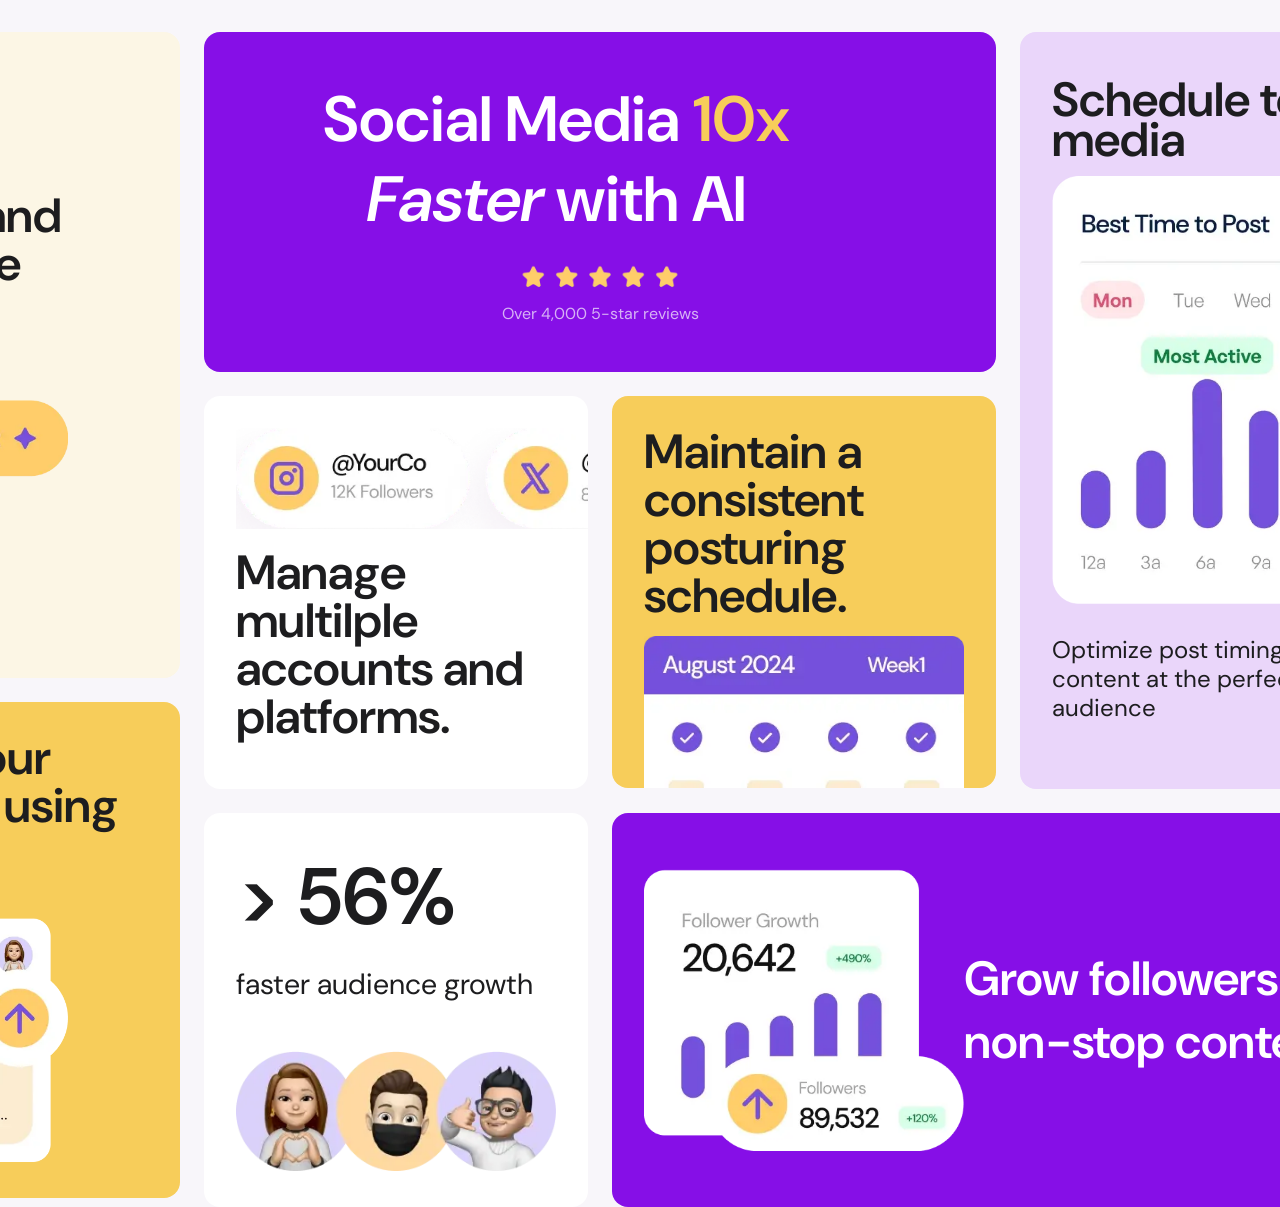
<file: index.html>
<!DOCTYPE html>
<html lang="en">
  <head>
    <title>bento grid practice</title>
    <link rel="preconnect" href="https://fonts.googleapis.com">
    <link rel="preconnect" href="https://fonts.gstatic.com" crossorigin>
    <link href="https://fonts.googleapis.com/css2?family=DM+Sans:ital,opsz,wght@0,9..40,100..1000;1,9..40,100..1000&display=swap" rel="stylesheet">

    <link rel="stylesheet" href="./css-files/bento.css">
    <link rel="stylesheet" href="./css-files/general.css">
    <link rel="stylesheet" href="./css-files/media-query.css">
  </head>

  <body>
    <main>
      <section>
        <div class="body_container">
          <div class="main_container">
            <div class="container_phase_1">
              <div class="first_section">
                <p class="first_text">Create and schedule content <span class="first_section_italic">quicker.</span></p>
                <img class="first_section_image" src="./image-asset/illustration-create-post.webp">
              </div>
    
              <div class="second_section">
                <p class="second_text">Write your content using AI.</p>
                <img class="second_section_image" src="./image-asset/illustration-ai-content.webp">
              </div>
    
            </div>
    
            <div class="break_point_main">
              <div class="break_point">
                <div class="container_phase_2">
                  <div class="third_section">
                    <p class="third_text">Social Media <span class="color_change">10x</span> <span class="third_section_italic">Faster</span> with AI</p>
                    <img class="third_section_image" src="./image-asset/illustration-five-stars.webp">
                    <p class="third_text_1">Over 4,000 5-star reviews</p>
                  </div>
        
                  <div class="category_1">
                    <div class="fourth_section">
                      <div class="fourth_position">
                        <img class="fourth_section_image" src="./image-asset/illustration-multiple-platforms.webp">
                      </div>
                      <p class="fourth_text">Manage multilple accounts and platforms.</p>
                    </div>
        
                    <div class="fifth_section">
                      <p class="fifth_text">Maintain a consistent posturing schedule.</p>
                      <img class="fifth_section_image" src="./image-asset/illustration-consistent-schedule.webp">
                    </div>
                  </div>
                </div>
              
              <div class="container_phase_3">
                  <p class="sixth_text">Schedule to social media</p>
                  <img class="sixth_section_image" src="./image-asset/illustration-schedule-posts.webp">
                  <p class="sixth_text_body">Optimize post timings to publish content at the perfect time for your audience</p>
                </div>
              </div>
    
              <div class="phase_4_category_1">
                <div class="seventh_section">
                  <p class="seventh_text">> 56%</p>
                  <p class="seventh_body_text">faster audience growth</p>
                  <img class="seventh_section_image" src="./image-asset/illustration-audience-growth.webp">
                </div>
        
                <div class="phase_4_category_2">
                  <img class="eight_section_image" src="./image-asset/illustration-grow-followers.webp">
                  <p class="eight_section_text">Grow followers with non-stop content.</p>
                </div>
              </div>
            </div>  
          </div>
        </div>
      </section>
    </main>
  </body>
</html>
</file>
<file: css-files/bento.css>
.main_container {
  display: flex;
  flex-direction: row;
}

.container_phase_1 {
  display:flex;
  flex-direction:column;
}


/* This is the first section of phase 1, this is divided into the amount of cards we have on the bento grid*/
.first_section {
  background-color: rgb(252, 246, 229);
  padding: 10rem 2rem 10rem 2rem;
  border-radius: 1rem;
  margin-right: 1.5rem;
  width: 20rem;
}

.first_section_image,
.second_section_image {
  width: 15rem;
}

.first_text,
.second_text {
  font-weight:600;
  font-size: 3rem;
  margin-bottom: 1rem;
  line-height: 3rem;
}

.first_section_italic {
  font-size: 3rem;
  font-style: italic;
  color: rgb(134, 15, 231);
}

/* This is the second section of phase 1, this is divided into the amount of cards we have on the bento grid*/

.second_section {
  background-color: rgb(247, 205, 90);
  padding: 2rem 2rem 2rem 2rem;
  border-radius: 1rem;
  margin-right: 1.5rem;
  margin-top: 1.5rem;
  width: 20rem;
}

.second_text {
  margin-bottom: 2.5rem;
}

 /*This will be the end of phase 1*/

.container_phase_2 {
  margin-right: 1.5rem;
}

.break_point_main {
  display: flex;
  flex-direction: column;
}

.break_point {
  display: flex;
  flex-direction: row;
}

/* This is the third section of phase 2, this is divided into the amount of cards we have on the bento grid*/
.third_section {
  background-color: rgb(134, 15, 231);
  padding: 3rem 2rem 3rem 2rem;
  border-radius: 1rem;
  text-align: center;
  justify-items: center;
  margin-bottom: 1.5rem;
  width: 45.5rem;
}

.third_section_image {
  width: 10rem;
  margin-top: 0.5rem;
}

.third_text {
  font-weight:600;
  font-size: 4rem;
  margin-bottom: 1rem;
  line-height: 5rem;
  color: white;
  width: 40rem;
}

.color_change {
  color: rgb(247, 205, 90);
}

.third_section_italic {
  font-style: italic;
}

.third_text_1 {
  color: rgb(215, 178, 245);
  margin-top: 0.5rem;
}

/* This is the fourth section of phase 2, this is divided into the amount of cards we have on the bento grid*/
.category_1 {
  display: flex;
  flex-direction: row;
}

.fourth_section {
  background-color: rgb(255, 255, 255);
  padding: 2rem 2rem 2rem 2rem;
  border-radius: 1rem;
  text-align: center;
  justify-content: center;
  margin-right: 1.5rem;
  width: 20rem;
  overflow: hidden;
}

.fourth_section_image {
  width: 30rem;
  align-items: right;
}

.fourth_text {
  font-weight:600;
  font-size: 3rem;
  margin-bottom: 1rem;
  line-height: 3rem;
  text-align: left;
  margin-top: 1rem;
  width: 20rem;
}

/* This is the fifth section of phase 2, this is divided into the amount of cards we have on the bento grid*/
.fifth_section {
  background-color: rgb(247, 205, 90);
  padding: 2rem 2rem 2rem 2rem;
  border-radius: 1rem;
  text-align: center;
  justify-content: center;
  height: 20.5rem;
  width: 20rem;
  overflow: hidden;
}

.fifth_text {
  font-weight:600;
  font-size: 3rem;
  margin-bottom: 1rem;
  line-height: 3rem;
  text-align: left;
  width: 15rem;
}

.fifth_section_image {
  width: 20rem;
}

/* This is the sixth section of phase 2, this is divided into the amount of cards we have on the bento grid*/
.container_phase_3 {
  display: flex;
  flex-direction: column;
  background-color: rgb(234, 214, 250);
  padding: 2rem 2rem 2rem 2rem;
  border-radius: 1rem;
  width: 25rem;
  overflow: clip;
}

.sixth_text {
  font-weight:600;
  font-size: 3rem;
  margin-bottom: 1rem;
  line-height: 2.5rem;
  text-align: left;
  margin-top: 1rem;
}

.sixth_section_image {
  width: 30rem;
}

.sixth_text_body {
  font-size: 1.5rem;
  margin-bottom: 1rem;
  line-height: 1.8rem;
  text-align: left;
  margin-top: 2rem;
}

/*This section is phase 4*/
.phase_4_category_1 {
  display: flex;
  flex-direction: row;
  margin-top: 1.5rem;
}

/*This is the seventh section*/
.seventh_section {
  background-color: rgb(255, 255, 255);
  padding: 2rem 2rem 2rem 2rem;
  border-radius: 1rem;
  text-align: left;
  justify-content: center;
  margin-right: 1.5rem;
}

.seventh_text {
  font-size: 5rem ;
  margin-bottom: 1rem;
  font-weight: 600;
}

.seventh_body_text {
  margin-bottom: 3rem;
  font-size: 1.8rem;
}

.seventh_section_image {
  width: 20rem;
}

/*This is the eight section*/
.phase_4_category_2 {
  display: flex;
  flex-direction: row;
  justify-content: space-between;
  align-items: center;
  padding: 2rem 2rem 2rem 2rem;
  background-color: rgb(134, 15, 231);
  border-radius: 1rem;
  width: 50.5rem;
}

.eight_section_image {
  width: 20rem;
}

.eight_section_text {
  font-weight:600;
  font-size: 3rem;
  color: white;
}
</file>
<file: css-files/general.css>
p {
  font-family: DM Sans, sans-serif;
  margin-top: 0;
  margin-bottom: 0;
  color: rgb(29, 29, 31);
}

body {
  background-color: rgb(248, 246, 250);
  margin-top: 2rem;
}

* {
  padding: 0;
  margin: 0;
}

section {
  display: flex;
  justify-content: center;
  align-items: center;
}
</file>
<file: css-files/media-query.css>
@media (min-width: 412px) and (max-width: 1105px) {
  .main_container {
    flex-direction: column;
  }
}

@media (min-width: 412px) and (max-width: 1105px) {
  .container_phase_1 {
    order: 2;
  }
}

@media (min-width: 412px) and (max-width: 1105px) {
  .first_section {
    width: 35rem;
    margin-bottom: 2rem;
    padding-top: 5rem;
    padding-bottom: 5rem;
    margin-right: 0;
  }
}

@media (min-width: 412px) and (max-width: 1105px) {
  .second_section {
    width: 35rem;
    margin-bottom: 2rem;
    margin-right: 0;
  }
}

@media (min-width: 412px) and (max-width: 1105px) {
  .second_section {
    text-align: center;
  }
}

@media (min-width: 412px) and (max-width: 1105px) {
  .container_phase_2{
    margin-right: 0;
  }
}

@media (min-width: 412px) and (max-width: 1105px) {
  .break_point{
    flex-direction: column;
  }
}

@media (min-width: 412px) and (max-width: 1105px) {
  .third_section {
    width: 35rem;
    margin-bottom: 2rem;
  }
}

@media (min-width: 412px) and (max-width: 1105px) {
  .category_1 {
    flex-direction: column;
  }
}

@media (min-width: 412px) and (max-width: 1105px) {
  .fourth_section {
    width: 35rem;
    margin-bottom: 2rem;
    margin-right: 0;
  }
}

@media (min-width: 412px) and (max-width: 1105px) {
  .fourth_text {
    width: 35rem;
    text-align: center;
  }
}

@media (min-width: 412px) and (max-width: 1105px) {
  .fifth_section {
    width: 35rem;
    margin-bottom: 2rem;
  }
}

@media (min-width: 412px) and (max-width: 1105px) {
  .fifth_text {
    width: 35rem;
    text-align: center;
  }
}

@media (min-width: 412px) and (max-width: 1105px) {
  .fifth_section_image {
    width: 25rem;
  }
}

@media (min-width: 412px) and (max-width: 1105px) {
  .container_phase_3 {
    width: 35rem;
    margin-bottom: 2rem;
    align-items: center;
  }
}

@media (min-width: 412px) and (max-width: 1105px) {
  .sixth_text_body {
    text-align: center;
  }
}

@media (min-width: 412px) and (max-width: 1105px) {
  .phase_4_category_1{
    flex-direction: column;
  }
}

@media (min-width: 412px) and (max-width: 1105px) {
  .seventh_section {
    width: 35rem;
    margin-bottom: 2rem;
    margin-right: 0;
  }
}

@media (min-width: 412px) and (max-width: 1105px) {
  .phase_4_category_2 {
    width: 35rem;
    margin-bottom: 2rem;
    flex-direction: column;
  }
}

@media (min-width: 412px) and (max-width: 1105px) {
  .phase_4_category_2 {
    order: -1;
  }
}

@media (min-width: 412px) and (max-width: 1105px) {
  .eight_section_text {
    text-align: center;
  }
}
</file>
